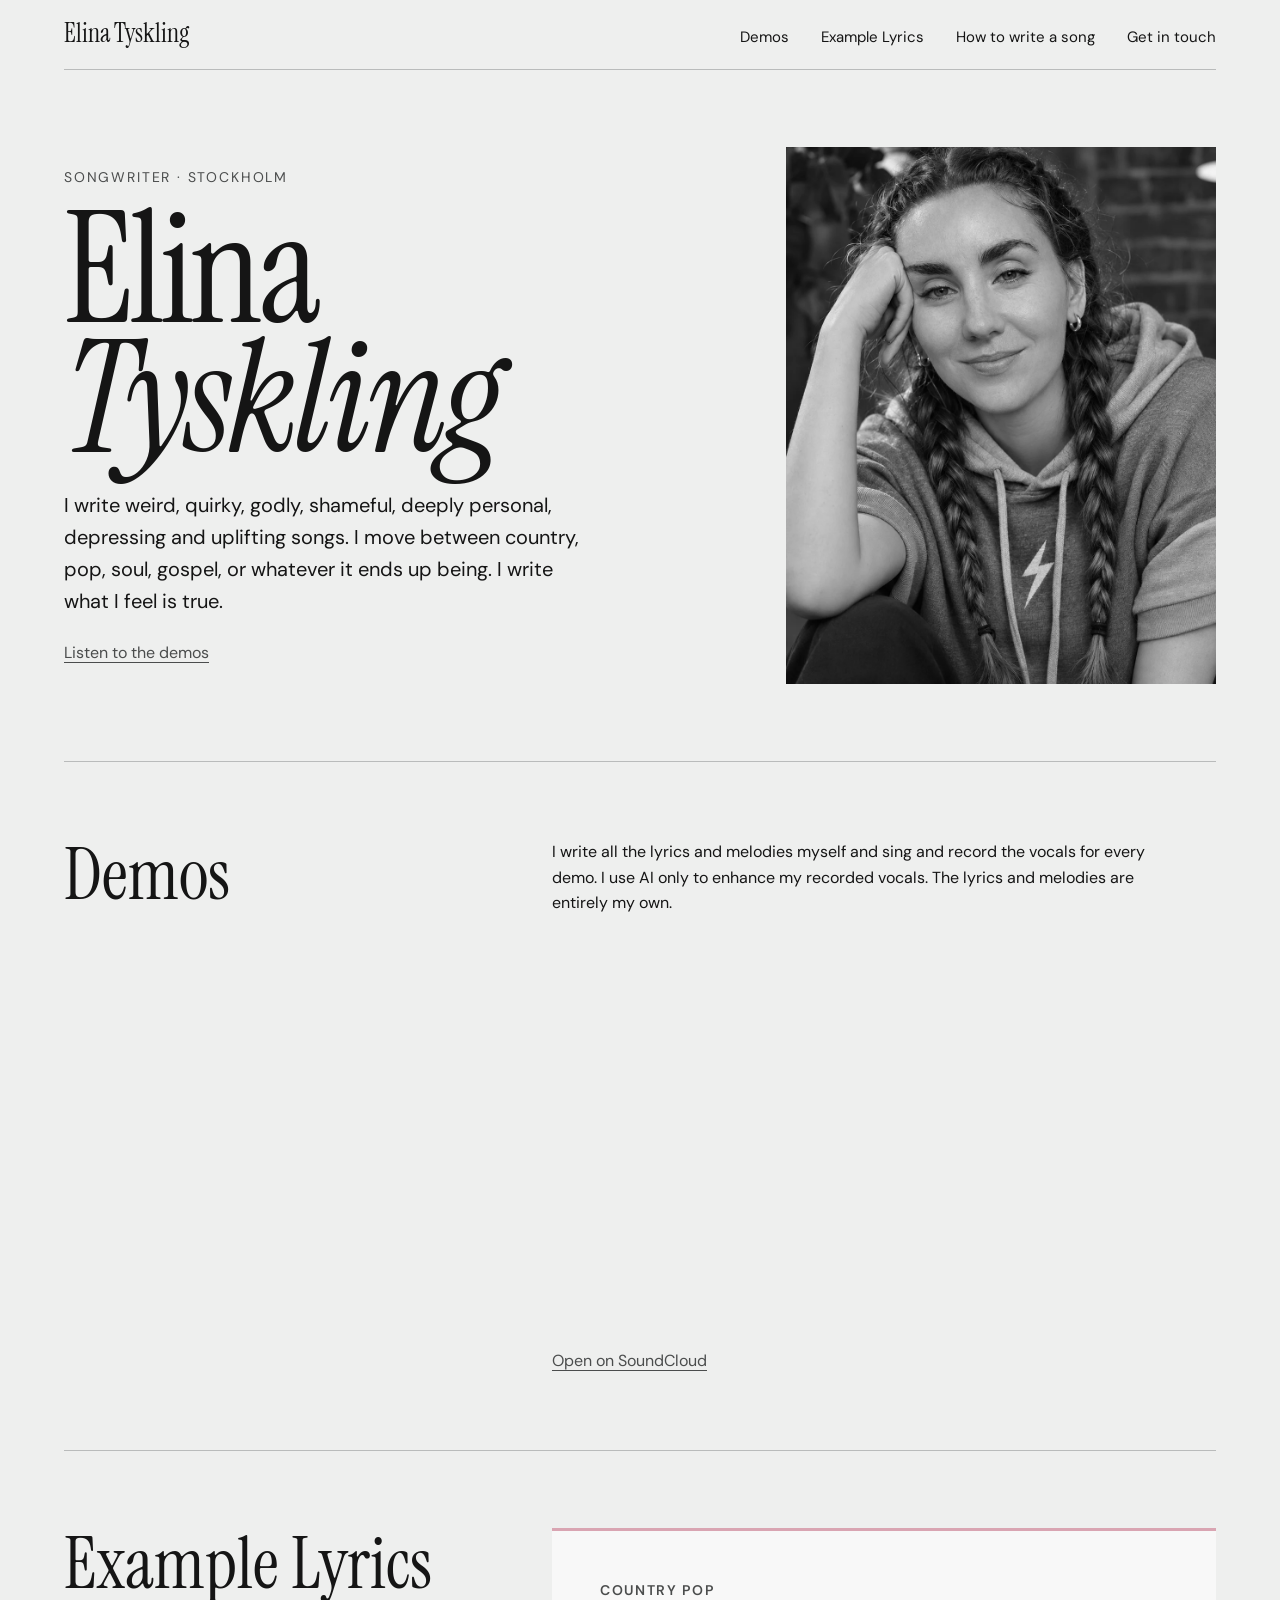
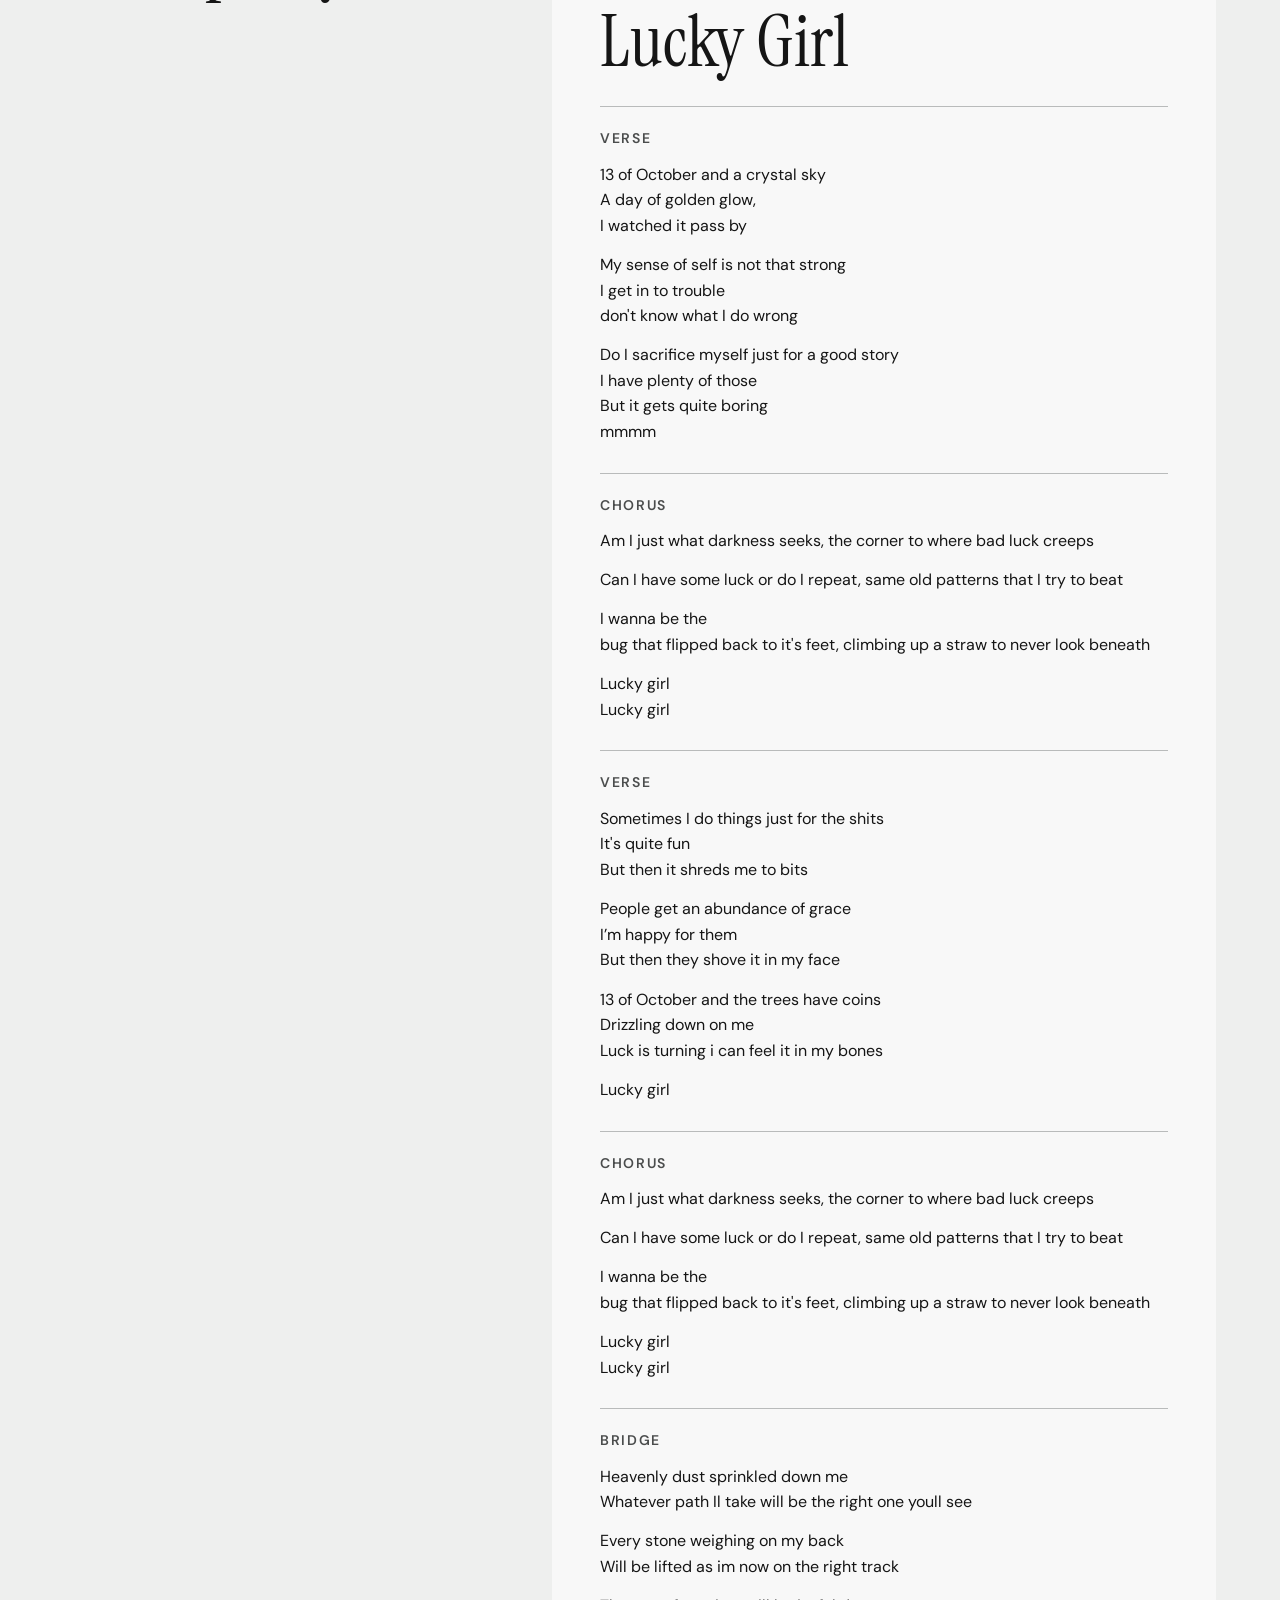
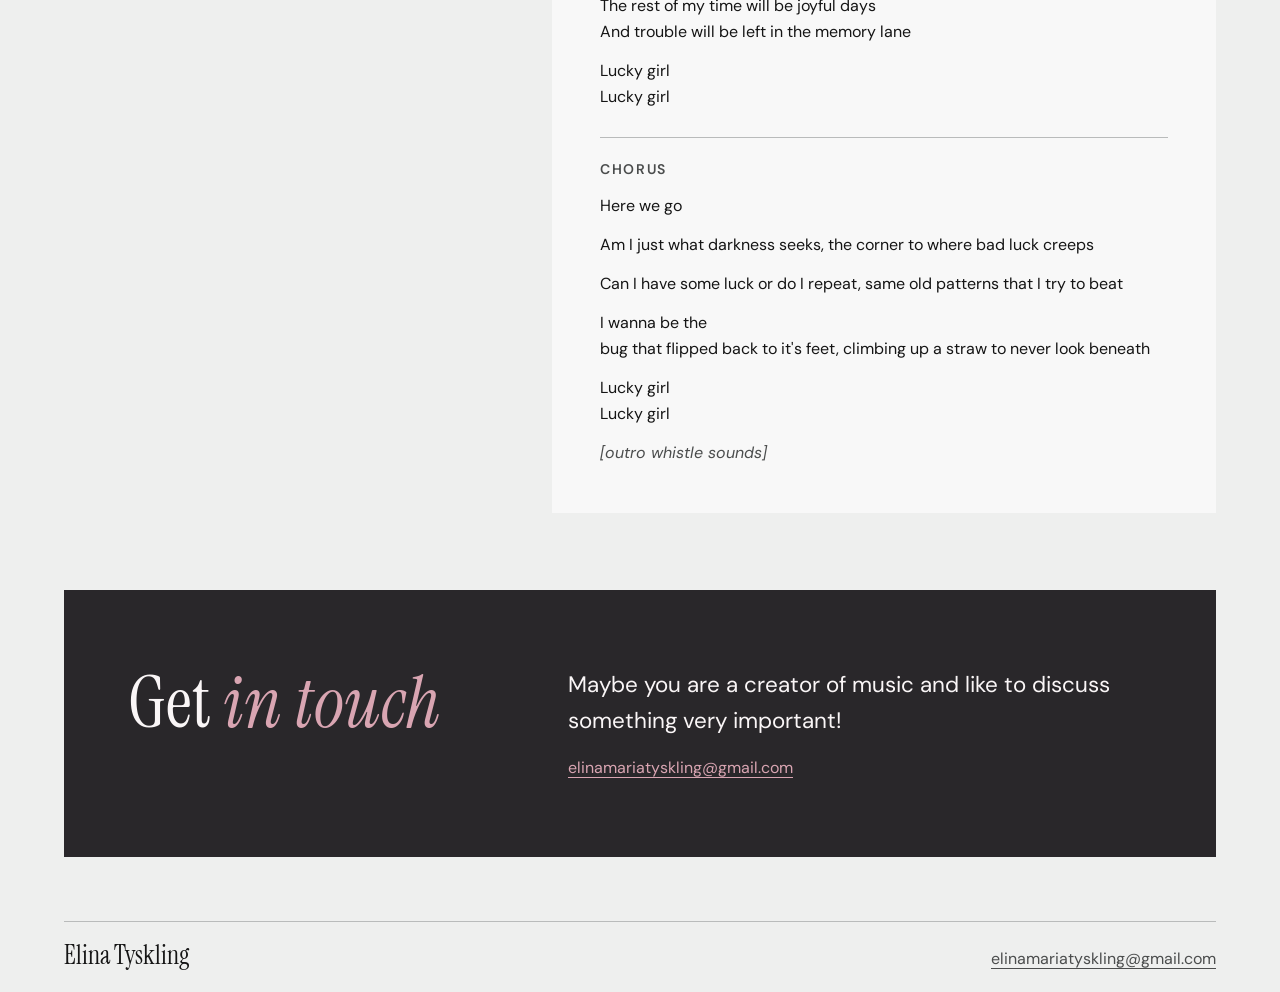
<file: index.html>
<!doctype html>
<html lang="en">
<head>
  <meta charset="utf-8">
  <meta name="viewport" content="width=device-width, initial-scale=1">
  <meta name="description" content="Elina Tyskling is a Stockholm-based songwriter working across country, soul, gospel and pop.">
  <title>Elina Tyskling | Songwriter</title>
  <link rel="preconnect" href="https://fonts.googleapis.com">
  <link rel="preconnect" href="https://fonts.gstatic.com" crossorigin>
  <link href="https://fonts.googleapis.com/css2?family=DM+Sans:wght@400;500;600&family=Instrument+Serif:ital@0;1&display=swap" rel="stylesheet">
  <link rel="stylesheet" href="styles.css">
</head>
<body id="top">
  <header class="site-header frame">
    <a class="wordmark" href="#top">Elina Tyskling</a>
    <nav aria-label="Main navigation">
      <a href="#demos">Demos</a>
      <a href="#example-lyrics">Example Lyrics</a>
      <a href="how-do-you-write-a-song.html">How to write a song</a>
      <a href="#work">Get in touch</a>
    </nav>
  </header>

  <main class="frame">
    <section class="hero" aria-labelledby="name">
      <div>
        <p class="eyebrow">Songwriter · Stockholm</p>
        <h1 id="name">Elina<br><em>Tyskling</em></h1>
        <p class="hero-copy">I write weird, quirky, godly, shameful, deeply personal, depressing and uplifting songs. I move between country, pop, soul, gospel, or whatever it ends up being. I write what I feel is true.</p>
        <a class="hero-link" href="#demos">Listen to the demos</a>
      </div>
      <img class="portrait" src="elina-portrait.webp" alt="Black-and-white portrait of Elina Tyskling" width="1000" height="1250">
    </section>

    <section class="section" id="demos" aria-labelledby="demos-heading">
      <h2 id="demos-heading">Demos</h2>
      <div>
        <p class="demo-intro">I write all the lyrics and melodies myself and sing and record the vocals for every demo. I use AI only to enhance my recorded vocals. The lyrics and melodies are entirely my own.</p>
        <iframe
          class="demo-player"
          title="Elina Tyskling’s demo playlist on SoundCloud"
          loading="lazy"
          allow="autoplay; encrypted-media"
          src="https://w.soundcloud.com/player/?url=https%3A%2F%2Fapi.soundcloud.com%2Fplaylists%2F2336432163&amp;color=%23151515&amp;auto_play=false&amp;show_artwork=false&amp;show_comments=false&amp;show_reposts=false&amp;show_teaser=false&amp;visual=false"
        ></iframe>
        <p class="demo-link"><a href="https://soundcloud.com/elina-tyskling/sets/elina-tyskling-demo-only">Open on SoundCloud</a></p>
      </div>
    </section>

    <section class="section" id="example-lyrics" aria-labelledby="lyrics-heading">
      <h2 id="lyrics-heading">Example Lyrics</h2>
      <article class="lyric-sheet" aria-labelledby="lucky-girl">
        <header>
          <p class="lyric-genre">Country pop</p>
          <h3 id="lucky-girl">Lucky Girl</h3>
        </header>
        <section class="lyric-part"><h4>Verse</h4>
          <p>13 of October and a crystal sky<br>
            A day of golden glow,<br>
            I watched it pass by</p>
          <p>My sense of self is not that strong<br>
            I get in to trouble<br>
            don't know what I do wrong</p>
          <p>Do I sacrifice myself just for a good story<br>
            I have plenty of those<br>
            But  it gets quite boring<br>
            mmmm</p>
        </section>
        <section class="lyric-part"><h4>Chorus</h4>
          <p>Am I just what darkness seeks, the corner to where bad luck creeps</p>
          <p>Can I have some luck or do I repeat, same old patterns that I try to beat</p>
          <p>I wanna be the<br>
            bug that flipped back to it's feet, climbing up a straw to never look beneath</p>
          <p>Lucky girl<br>
            Lucky girl</p>
        </section>
        <section class="lyric-part"><h4>Verse</h4>
          <p>Sometimes I do things just for the shits<br>
            It's quite fun<br>
            But then it shreds me to bits</p>
          <p>People get an abundance of grace<br>
            I’m happy for them<br>
            But then they shove it in my face</p>
          <p>13 of October and the trees have coins<br>
            Drizzling down on me<br>
            Luck is turning i can feel it in my bones</p>
          <p>Lucky girl</p>
        </section>
        <section class="lyric-part"><h4>Chorus</h4>
          <p>Am I just what darkness seeks, the corner to where bad luck creeps</p>
          <p>Can I have some luck or do I repeat, same old patterns that I try to beat</p>
          <p>I wanna be the<br>
            bug that flipped back to it's feet, climbing up a straw to never look beneath</p>
          <p>Lucky girl<br>
            Lucky girl</p>
        </section>
        <section class="lyric-part"><h4>Bridge</h4>
          <p>Heavenly dust sprinkled down me<br>
            Whatever path Il take will be the right one youll see</p>
          <p>Every stone weighing on my back<br>
            Will be lifted as im now on the right track</p>
          <p>The rest of my time will be joyful days<br>
            And trouble will be left in the memory lane</p>
          <p>Lucky girl<br>
            Lucky girl</p>
        </section>
        <section class="lyric-part"><h4>Chorus</h4>
          <p>Here we go</p>
          <p>Am I just what darkness seeks, the corner to where bad luck creeps</p>
          <p>Can I have some luck or do I repeat, same old patterns that I try to beat</p>
          <p>I wanna be the<br>
            bug that flipped back to it's feet, climbing up a straw to never look beneath</p>
          <p>Lucky girl<br>
            Lucky girl</p>
        </section>
        <p class="lyric-outro"><em>[outro whistle sounds]</em></p>
      </article>
    </section>

    <section class="section work-panel" id="work">
      <h2>Get <em>in touch</em></h2>
      <div class="copy">
        <p>Maybe you are a creator of music and like to discuss something very important!</p>
        <p><a href="mailto:elinamariatyskling@gmail.com">elinamariatyskling@gmail.com</a></p>
      </div>
    </section>
  </main>

  <footer class="frame" id="contact">
    <span class="wordmark">Elina Tyskling</span>
    <a href="mailto:elinamariatyskling@gmail.com">elinamariatyskling@gmail.com</a>
  </footer>
</body>
</html>
</file>
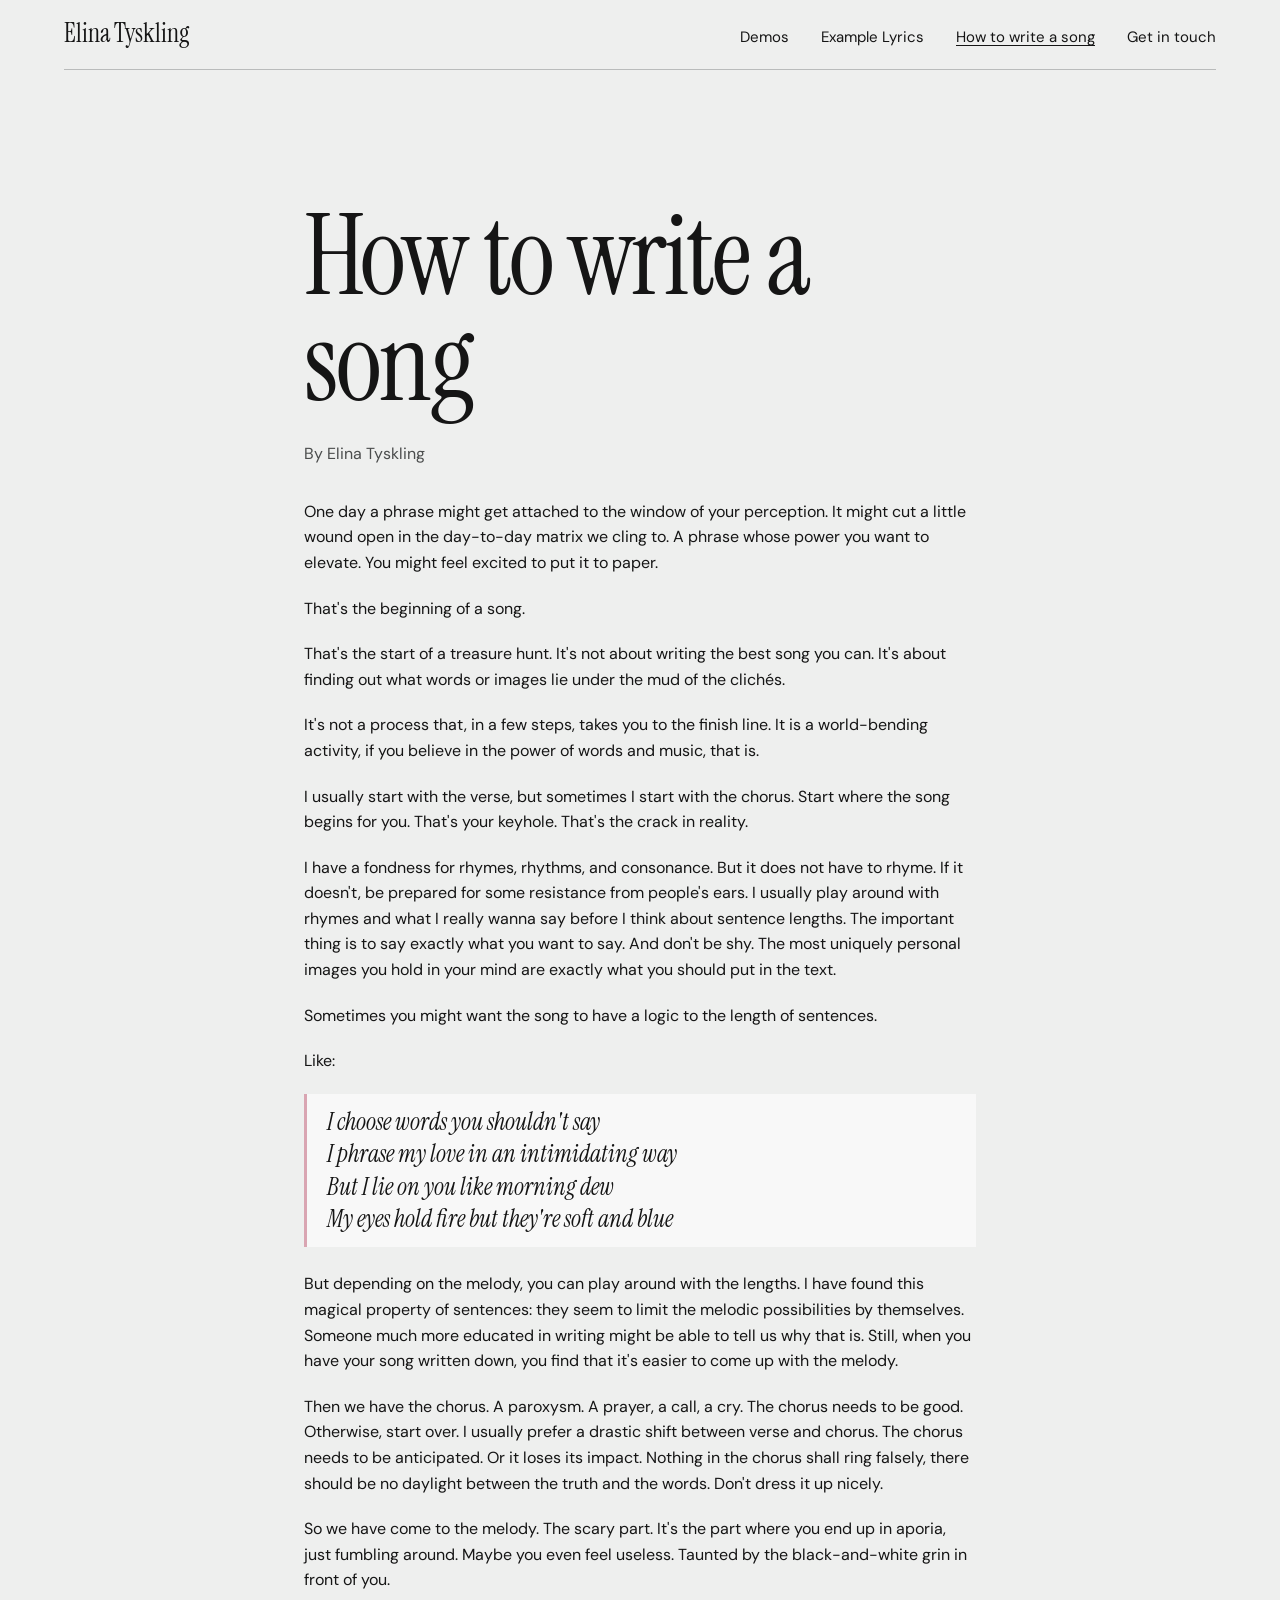
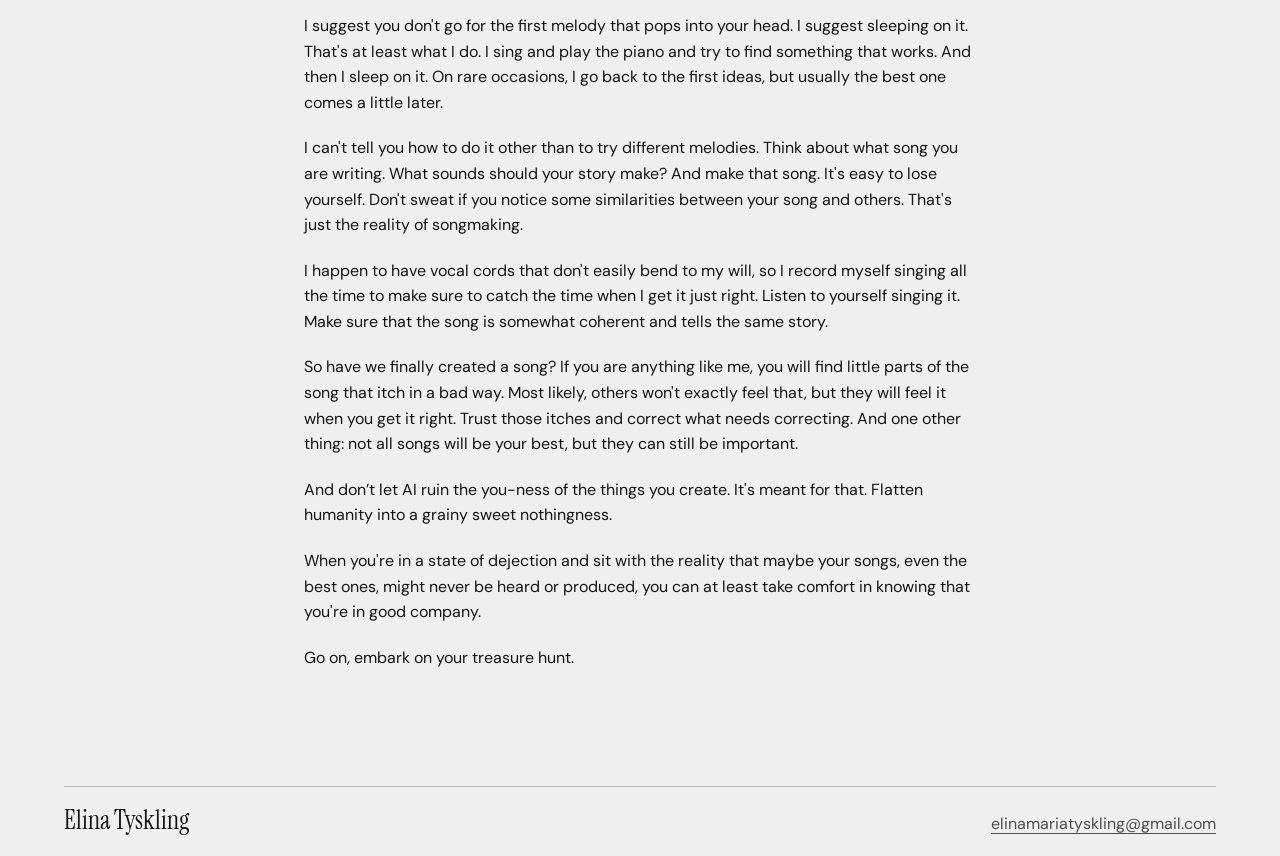
<file: how-do-you-write-a-song.html>
<!doctype html>
<html lang="en">
<head>
  <meta charset="utf-8">
  <meta name="viewport" content="width=device-width, initial-scale=1">
  <meta name="description" content="Elina Tyskling on how to write a song, from the first phrase to lyrics, chorus, melody and revision.">
  <title>How to write a song | Elina Tyskling</title>
  <link rel="preconnect" href="https://fonts.googleapis.com">
  <link rel="preconnect" href="https://fonts.gstatic.com" crossorigin>
  <link href="https://fonts.googleapis.com/css2?family=DM+Sans:wght@400;500;600&family=Instrument+Serif:ital@0;1&display=swap" rel="stylesheet">
  <link rel="stylesheet" href="styles.css">
</head>
<body>
  <header class="site-header frame">
    <a class="wordmark" href="index.html">Elina Tyskling</a>
    <nav aria-label="Main navigation">
      <a href="index.html#demos">Demos</a>
      <a href="index.html#example-lyrics">Example Lyrics</a>
      <a href="how-do-you-write-a-song.html" aria-current="page">How to write a song</a>
      <a href="index.html#work">Get in touch</a>
    </nav>
  </header>

  <main class="frame songwriting-page">
    <article class="songwriting-article">
      <h1>How to write a song</h1>
      <p class="article-byline">By Elina Tyskling</p>

      <p>One day a phrase might get attached to the window of your perception. It might cut a little wound open in the day-to-day matrix we cling to. A phrase whose power you want to elevate. You might feel excited to put it to paper.</p>

      <p>That's the beginning of a song.</p>

      <p>That's the start of a treasure hunt. It's not about writing the best song you can. It's about finding out what words or images lie under the mud of the clichés.</p>

      <p>It's not a process that, in a few steps, takes you to the finish line. It is a world-bending activity, if you believe in the power of words and music, that is.</p>

      <p>I usually start with the verse, but sometimes I start with the chorus. Start where the song begins for you. That's your keyhole. That's the crack in reality.</p>

      <p>I have a fondness for rhymes, rhythms, and consonance. But it does not have to rhyme. If it doesn't, be prepared for some resistance from people's ears. I usually play around with rhymes and what I really wanna say before I think about sentence lengths. The important thing is to say exactly what you want to say. And don't be shy. The most uniquely personal images you hold in your mind are exactly what you should put in the text.</p>

      <p>Sometimes you might want the song to have a logic to the length of sentences.</p>

      <p>Like:</p>

      <blockquote>
        <p>I choose words you shouldn't say<br>
          I phrase my love in an intimidating way<br>
          But I lie on you like morning dew<br>
          My eyes hold fire but they're soft and blue</p>
      </blockquote>

      <p>But depending on the melody, you can play around with the lengths. I have found this magical property of sentences: they seem to limit the melodic possibilities by themselves. Someone much more educated in writing might be able to tell us why that is. Still, when you have your song written down, you find that it's easier to come up with the melody.</p>

      <p>Then we have the chorus. A paroxysm. A prayer, a call, a cry. The chorus needs to be good. Otherwise, start over. I usually prefer a drastic shift between verse and chorus. The chorus needs to be anticipated. Or it loses its impact. Nothing in the chorus shall ring falsely, there should be no daylight between the truth and the words. Don't dress it up nicely.</p>

      <p>So we have come to the melody. The scary part. It's the part where you end up in aporia, just fumbling around. Maybe you even feel useless. Taunted by the black-and-white grin in front of you.</p>

      <p>I suggest you don't go for the first melody that pops into your head. I suggest sleeping on it. That's at least what I do. I sing and play the piano and try to find something that works. And then I sleep on it. On rare occasions, I go back to the first ideas, but usually the best one comes a little later.</p>

      <p>I can't tell you how to do it other than to try different melodies. Think about what song you are writing. What sounds should your story make? And make that song. It's easy to lose yourself. Don't sweat if you notice some similarities between your song and others. That's just the reality of songmaking.</p>

      <p>I happen to have vocal cords that don't easily bend to my will, so I record myself singing all the time to make sure to catch the time when I get it just right. Listen to yourself singing it. Make sure that the song is somewhat coherent and tells the same story.</p>

      <p>So have we finally created a song? If you are anything like me, you will find little parts of the song that itch in a bad way. Most likely, others won't exactly feel that, but they will feel it when you get it right. Trust those itches and correct what needs correcting. And one other thing: not all songs will be your best, but they can still be important.</p>

      <p>And don’t let AI ruin the you-ness of the things you create. It's meant for that. Flatten humanity into a grainy sweet nothingness.</p>

      <p>When you're in a state of dejection and sit with the reality that maybe your songs, even the best ones, might never be heard or produced, you can at least take comfort in knowing that you're in good company.</p>

      <p>Go on, embark on your treasure hunt.</p>
    </article>
  </main>

  <footer class="frame">
    <span class="wordmark">Elina Tyskling</span>
    <a href="mailto:elinamariatyskling@gmail.com">elinamariatyskling@gmail.com</a>
  </footer>
</body>
</html>
</file>
<file: styles.css>
:root {
  color-scheme: light;
  --ink: #151515;
  --paper: #eeefee;
  --surface: #f8f8f8;
  --muted: #4b4d4d;
  --line: #b9bbbb;
  --serif: "Instrument Serif", Georgia, serif;
  font-family: "DM Sans", system-ui, sans-serif;
  color: var(--ink);
  background: var(--paper);
}

*, *::before, *::after { box-sizing: border-box; }
body { margin: 0; line-height: 1.6; }
h1, h2, p { margin: 0; }
h1, h2 { font-family: var(--serif); font-weight: 400; line-height: 1; }
p { max-width: 58ch; }
a { color: var(--muted); text-underline-offset: .22em; }
:focus-visible { outline: 2px solid var(--ink); outline-offset: 4px; }
.frame { width: min(100% - 2.5rem, 72rem); margin-inline: auto; }

.site-header, footer {
  display: flex;
  justify-content: space-between;
  align-items: baseline;
  flex-wrap: wrap;
  gap: .65rem 2rem;
  padding-block: 1.25rem;
}

.site-header { border-bottom: 1px solid var(--line); }
.wordmark { font: 1.65rem/1 var(--serif); color: var(--ink); text-decoration: none; }
nav { display: flex; flex-wrap: wrap; gap: .35rem clamp(1rem, 3vw, 2rem); }
nav a { color: var(--ink); font-size: .9375rem; text-decoration: none; }
nav a:hover, .wordmark:hover { text-decoration: underline; }

.hero {
  display: grid;
  grid-template-columns: minmax(0, 1.2fr) minmax(0, .8fr);
  align-items: center;
  gap: clamp(2rem, 6vw, 6rem);
  padding-block: clamp(2rem, 6vw, 5rem);
}

.eyebrow { font-size: .875rem; letter-spacing: .13em; text-transform: uppercase; color: var(--muted); }
h1 {
  font-size: clamp(4.25rem, 12vw, 10rem);
  line-height: .84;
  letter-spacing: -.025em;
  margin-block: 1.1rem 1.6rem;
}
h1 em { font-weight: inherit; }
.hero-copy { font-size: clamp(1.05rem, 2vw, 1.25rem); max-width: 37ch; }

.hero-link { display: inline-block; margin-top: 1.4rem; }
.portrait {
  display: block;
  width: 100%;
  height: auto;
  aspect-ratio: 4 / 5;
  object-fit: cover;
  object-position: center 38%;
  filter: grayscale(1);
  background: var(--line);
}

.section {
  display: grid;
  grid-template-columns: minmax(0, .75fr) minmax(0, 1.25fr);
  gap: 1.5rem clamp(2rem, 7vw, 6rem);
  border-top: 1px solid var(--line);
  padding-block: clamp(2.5rem, 6vw, 5rem);
}

h2 { font-size: clamp(2.7rem, 6vw, 4.5rem); }
.demo-intro { margin-bottom: 1.25rem; }
.demo-player { display: block; width: 100%; height: 25rem; border: 0; }
.demo-link { margin-top: .75rem; }
.copy p + p { margin-top: 1rem; }

.lyric-sheet {
  background: var(--surface);
  border-top: 3px solid #d9a5b2;
  padding: clamp(1.25rem, 4vw, 3rem);
}
.lyric-sheet h3 {
  margin: .3rem 0 0;
  font: 400 clamp(2.75rem, 6vw, 4.5rem)/1 var(--serif);
}
.lyric-genre, .lyric-part h4 {
  color: var(--muted);
  font-size: .875rem;
  font-weight: 600;
  letter-spacing: .12em;
  text-transform: uppercase;
}
.lyric-part {
  margin-top: 1.75rem;
  padding-top: 1.25rem;
  border-top: 1px solid var(--line);
}
.lyric-part h4 { margin: 0 0 .75rem; }
.lyric-part p + p, .lyric-outro { margin-top: .85rem; }
.lyric-outro { color: var(--muted); }

.work-panel {
  margin-bottom: clamp(2rem, 5vw, 4rem);
  padding-inline: clamp(1.25rem, 5vw, 4rem);
  border-top: 0;
  background: #29272a;
  color: #faf6f7;
}

.work-panel h2 em { color: #d9a5b2; font-weight: inherit; }
.work-panel .copy p:first-child { font-size: clamp(1.15rem, 2vw, 1.4rem); }
.work-panel .copy p + p { color: #e9dfe3; }
.work-panel a { color: #d9a5b2; overflow-wrap: anywhere; }
.work-panel a:hover { color: #faf6f7; }
.work-panel a:focus-visible { outline-color: #d9a5b2; }
footer { border-top: 1px solid var(--line); }
footer a { overflow-wrap: anywhere; }

@media (max-width: 56rem) {
  .section { grid-template-columns: 1fr; }
}
@media (max-width: 40rem) {
  .hero { grid-template-columns: 1fr; }
  .portrait { max-width: 28rem; }
}

.songwriting-page {
  padding-block: clamp(3rem, 9vw, 8rem);
}

.songwriting-page h1 {
  max-width: 14ch;
  font-size: clamp(3.5rem, 9vw, 7rem);
  line-height: .95;
}

nav a[aria-current="page"] { text-decoration: underline; }

.songwriting-article {
  max-width: 42rem;
  margin-inline: auto;
}

.songwriting-article p { max-width: none; }
.songwriting-article > p + p { margin-top: 1.25rem; }
.article-byline { color: var(--muted); margin-bottom: 2rem; }

.songwriting-article blockquote {
  margin: 1.25rem 0 1.5rem;
  padding: .75rem 1.25rem;
  border-left: 3px solid #d9a5b2;
  background: var(--surface);
  font: italic 1.5rem/1.35 var(--serif);
}

.songwriting-article blockquote p + p { margin-top: .75rem; }
</file>
